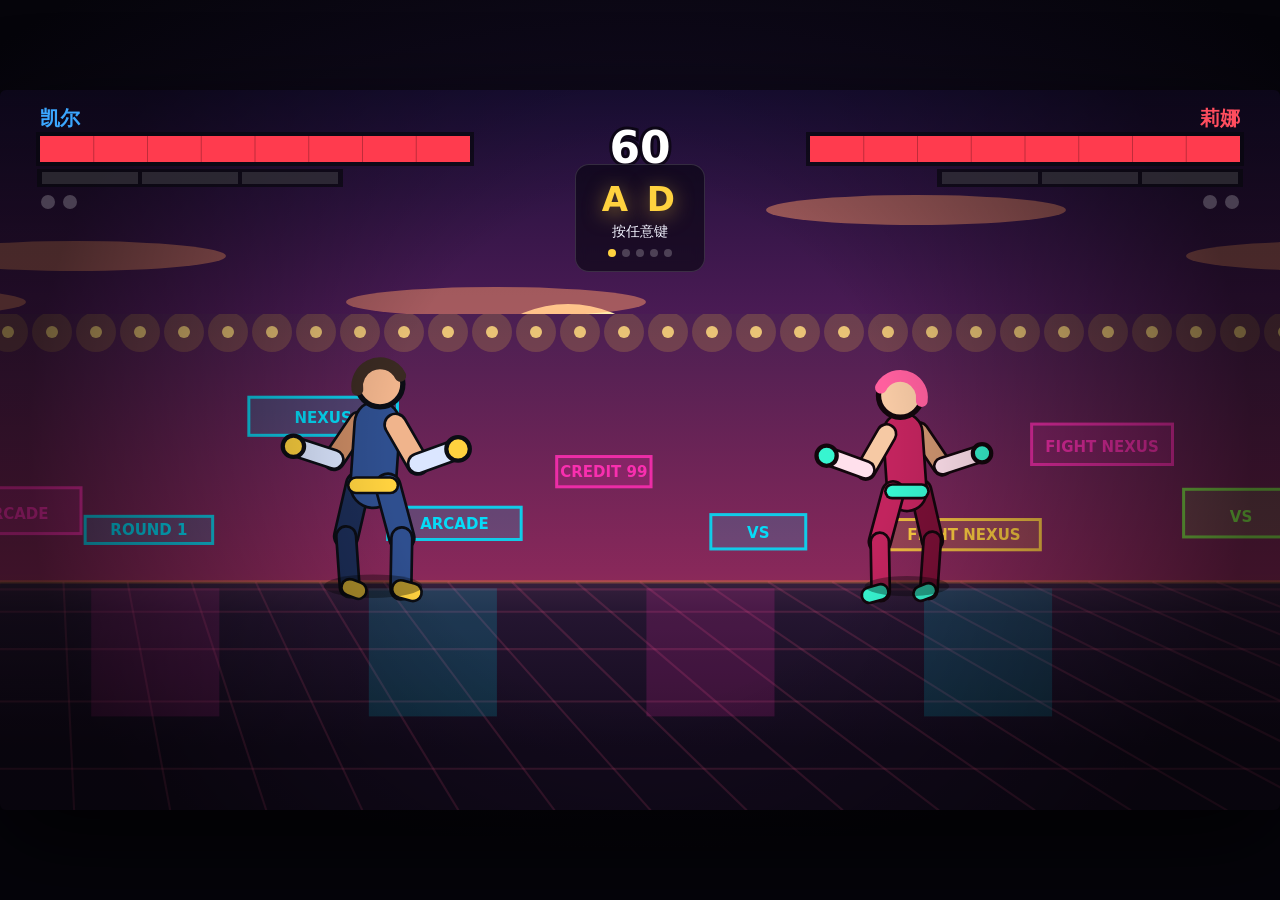
<file: index.html>
<!DOCTYPE html>
<html lang="zh-CN">
<head>
<meta charset="utf-8">
<meta name="viewport" content="width=device-width,initial-scale=1">
<title>FIGHT NEXUS · 轻量的正统格斗</title>
<link rel="stylesheet" href="css/style.css">
</head>
<body>
<div id="app">
  <div id="stage-wrap">
    <canvas id="game" width="1280" height="720"></canvas>
    <div id="overlay" class="overlay"></div>
    <div id="toastBox"></div>
  </div>
</div>

<script src="js/cfg/balance.js"></script>
<script src="js/cfg/chars.js"></script>
<script src="js/cfg/frames.js"></script>
<script src="js/core/util.js"></script>
<script src="js/core/i18n.js"></script>
<script src="js/core/input.js"></script>
<script src="js/core/fighter.js"></script>
<script src="js/core/ai.js"></script>
<script src="js/core/match.js"></script>
<script src="js/render/skeleton.js"></script>
<script src="js/render/scene.js"></script>
<script src="js/audio.js"></script>
<script src="js/ui/screens.js"></script>
<script src="js/main.js"></script>
</body>
</html>
</file>
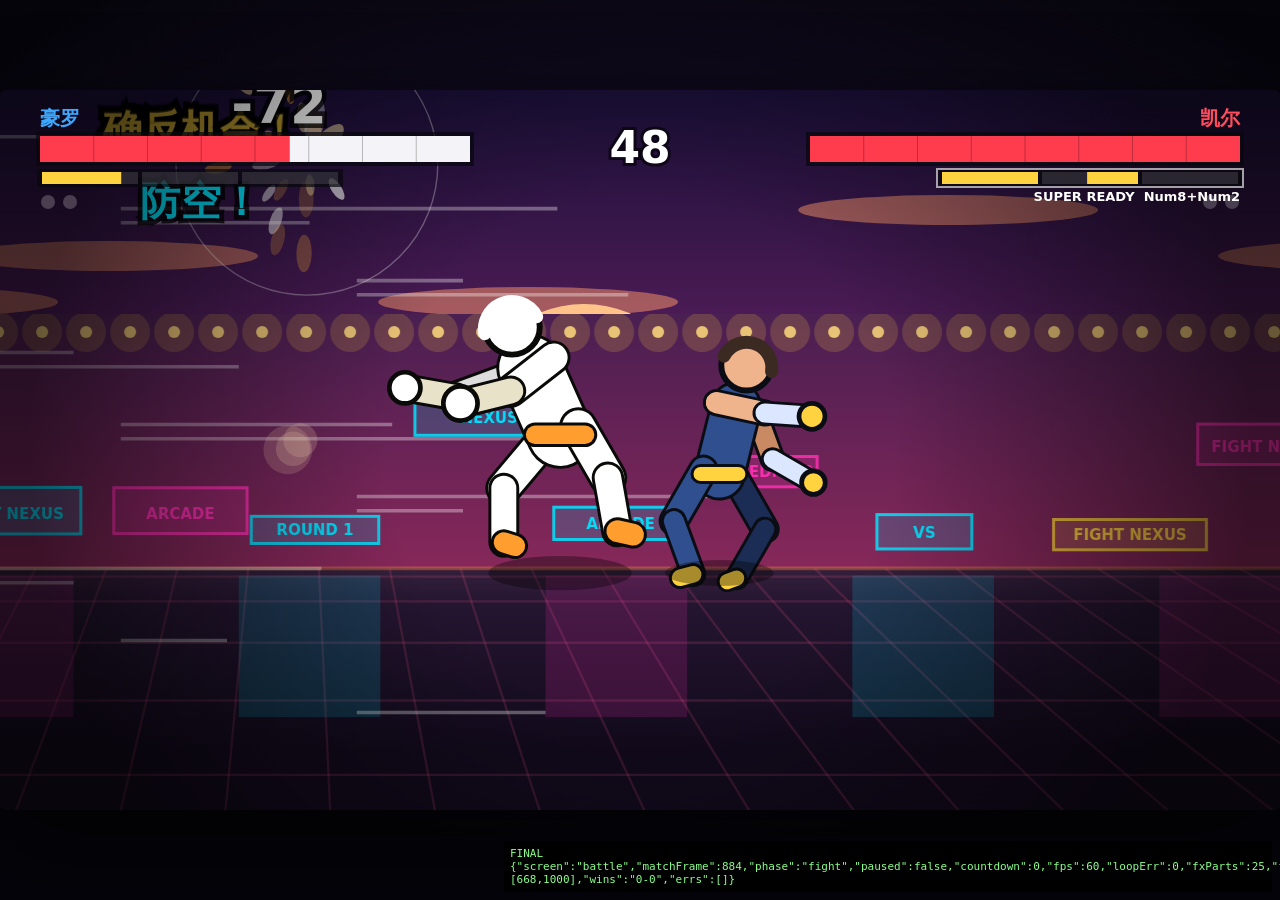
<file: test/harness.html>
<!DOCTYPE html>
<html lang="zh">
<head>
<meta charset="UTF-8">
<title>FN Diag</title>
<link rel="stylesheet" href="../css/style.css">
</head>
<body>
<div id="app">
  <div id="stage-wrap">
    <canvas id="game" width="1280" height="720"></canvas>
    <div id="overlay" class="overlay"></div>
    <div id="toastBox"></div>
  </div>
</div>
<pre id="diag" style="position:fixed;right:8px;bottom:8px;background:#000c;color:#8f8;padding:6px;font-size:11px;z-index:99;max-width:60vw;white-space:pre-wrap">booting...</pre>
<script>
/* 预置存档：跳过 FTUE（诊断目标是人机对战路径） */
try {
  var save = JSON.parse(localStorage.getItem('fightnexus_save_v1') || '{}');
  save.ftueDone = true;
  localStorage.setItem('fightnexus_save_v1', JSON.stringify(save));
} catch (e) { }
window.__errs = [];
window.addEventListener('error', function (e) {
  var er = e.error || {};
  window.__errs.push((e.message || 'script error') + ' @' + (e.filename || '').split('/').pop() + ':' + e.lineno +
    (er.stack ? '\n' + er.stack.split('\n').slice(1, 4).join('\n') : ''));
});
window.addEventListener('unhandledrejection', function (e) {
  window.__errs.push('rejection: ' + (e.reason && e.reason.message || e.reason));
});
</script>
<script src="../js/cfg/balance.js"></script>
<script src="../js/cfg/chars.js"></script>
<script src="../js/cfg/frames.js"></script>
<script src="../js/core/util.js"></script>
<script src="../js/core/i18n.js"></script>
<script src="../js/core/input.js"></script>
<script src="../js/core/fighter.js"></script>
<script src="../js/core/ai.js"></script>
<script src="../js/core/match.js"></script>
<script src="../js/render/skeleton.js"></script>
<script src="../js/render/scene.js"></script>
<script src="../js/audio.js"></script>
<script src="../js/ui/screens.js"></script>
<script src="../js/main.js"></script>
<script>
window.addEventListener('load', function () {
  var App = FN.App, diag = document.getElementById('diag');
  /* 人机对战：走真实 UI 启动路径 */
  var fakeT = performance.now();
  setTimeout(function () {
    try {
      App.selectMode('ai');
      App.params.difficulty = 'expert';
      App.pickChar('goro');
      App.confirmSelection();
    } catch (e) { window.__errs.push('start: ' + (e.stack || e.message)); }
  }, 300);
  /* headless 下 rAF 不被虚拟时间驱动：同步泵帧；写进度定位挂死点 */
  setTimeout(function () {
    var t0 = Date.now();
    for (var i = 0; i < 900; i++) {
      if (i % 50 === 0) diag.textContent = 'pump ' + i + '/900';
      try { fakeT += 16.7; App.loop(fakeT); } catch (e) { window.__errs.push('loop' + i + ': ' + (e.stack || e.message)); }
    }
    window.__pumpMs = Date.now() - t0;
    finalDiag();
  }, 400);
  function finalDiag() {
    var m = App.match;
    diag.textContent = 'FINAL ' + JSON.stringify({
      screen: App.screen, matchFrame: m ? m.frame : -1, phase: m ? m.phase : '-',
      paused: App.paused, countdown: App.countdown | 0, fps: App.fps | 0,
      loopErr: App.loopError | 0,
      fxParts: FN.FX.parts.length, fxTexts: FN.FX.texts.length,
      inputLog: m && m.inputLog ? m.inputLog.length : -1,
      hp: m ? [Math.round(m.fighters[0].hp), Math.round(m.fighters[1].hp)] : null,
      wins: m ? m.wins.join('-') : null,
      errs: window.__errs.slice(0, 8)
    });
  }

});
</script>
</body>
</html>
</file>
<file: css/style.css>
/* =============================================================
   FightNexus · 视觉：黄昏街机厅 / 霓虹 / 高对比可读
   ============================================================= */
:root{
  --p1:#3ba7ff; --p2:#ff4d5e; --accent:#ffd23f; --neon:#00e5ff; --mag:#ff2fb3;
  --bg:#08070f; --panel:rgba(12,10,22,.88); --line:rgba(255,255,255,.14);
  --txt:#f2f3ff; --muted:#9aa0b8; --fs:1;
}
*{box-sizing:border-box;margin:0;padding:0}
html,body{height:100%;background:#05040a;overflow:hidden;
  font-family:"PingFang SC","Microsoft YaHei",system-ui,-apple-system,"Segoe UI",sans-serif;
  color:var(--txt);-webkit-font-smoothing:antialiased}
#app{height:100%;display:flex;align-items:center;justify-content:center;
  background:radial-gradient(1200px 700px at 50% 40%,#1b1030 0%,#05040a 70%)}
#stage-wrap{position:relative;box-shadow:0 30px 90px rgba(0,0,0,.75);border-radius:6px;overflow:hidden}
#game{display:block;width:100%;height:100%;image-rendering:auto}
.overlay{position:absolute;inset:0;display:flex;align-items:center;justify-content:center;
  font-size:calc(16px * var(--fs));padding:2% 3%}
.overlay.scr-battle,.overlay.scr-title{pointer-events:none}
.overlay.scr-title{pointer-events:auto}

/* ---- 通用 ---- */
.btn{font:inherit;font-size:calc(15px * var(--fs));font-weight:700;letter-spacing:.02em;
  padding:.62em 1.3em;border-radius:8px;border:1px solid var(--line);
  background:rgba(255,255,255,.07);color:var(--txt);cursor:pointer;transition:.14s;backdrop-filter:blur(6px)}
.btn:hover{background:rgba(255,255,255,.16);transform:translateY(-1px)}
.btn:active{transform:translateY(0)}
.btn.primary{background:linear-gradient(180deg,#ff5a3c,#c9243f);border-color:#ff8a6b;
  box-shadow:0 6px 20px rgba(255,60,60,.32)}
.btn.primary:hover{filter:brightness(1.12)}
.btn.big{font-size:calc(19px * var(--fs));padding:.68em 1.6em;min-width:9.5em}
.btn.sm{font-size:calc(12.5px * var(--fs));padding:.4em .9em}
.btn.danger{border-color:rgba(255,90,90,.5);color:#ff9c9c}
.muted{color:var(--muted);font-size:.86em}
.panel{width:min(760px,94%);background:var(--panel);border:1px solid var(--line);border-radius:16px;
  padding:22px 26px;backdrop-filter:blur(10px);box-shadow:0 24px 60px rgba(0,0,0,.55);
  max-height:94%;overflow:auto}
.panel.wide{width:min(1080px,96%)}
.panel.narrow{width:min(420px,92%)}
.panel h2{font-size:calc(22px * var(--fs));margin-bottom:14px;letter-spacing:.06em}
.panel h3{font-size:calc(15px * var(--fs));color:var(--accent);margin:6px 0 10px;letter-spacing:.05em}
.panel h4{font-size:calc(14px * var(--fs));color:var(--muted);margin:8px 0}
.panel-foot{display:flex;gap:10px;justify-content:flex-end;margin-top:16px}
.row{display:flex;align-items:center;gap:12px;padding:7px 0;border-bottom:1px dashed rgba(255,255,255,.08)}
.row label{min-width:9em;font-size:calc(14px * var(--fs));color:var(--muted)}
.row .ctrl{display:flex;align-items:center;gap:10px;flex:1}
.row .note{flex-basis:100%;font-size:calc(11.5px * var(--fs));color:var(--muted)}
input[type=range]{width:170px;accent-color:var(--neon)}
select{background:#14121f;color:var(--txt);border:1px solid var(--line);border-radius:6px;padding:.42em .7em;font:inherit;font-size:calc(13px * var(--fs))}
input[type=checkbox]{width:18px;height:18px;accent-color:var(--neon)}
.val{font-variant-numeric:tabular-nums;color:var(--accent);min-width:3.2em}
.chips{display:flex;gap:6px;flex-wrap:wrap}
.chip{font:inherit;font-size:calc(13px * var(--fs));padding:.34em .9em;border-radius:999px;
  border:1px solid var(--line);background:rgba(255,255,255,.05);color:var(--txt);cursor:pointer}
.chip.on{background:var(--neon);color:#04121a;border-color:var(--neon);font-weight:800}

/* ---- 标题 ---- */
.title-wrap{text-align:center;display:flex;flex-direction:column;align-items:center;gap:26px;
  width:100%;padding-top:2%}
.logo-main{font-size:calc(72px * var(--fs));font-weight:900;letter-spacing:.02em;line-height:1;
  text-shadow:0 0 30px rgba(255,90,60,.55),0 6px 0 rgba(0,0,0,.4)}
.logo-main span{color:var(--accent);text-shadow:0 0 30px rgba(255,210,63,.6)}
.logo-sub{margin-top:12px;font-size:calc(14px * var(--fs));color:#ffd9c9;letter-spacing:.22em;opacity:.9}
.menu{display:flex;flex-direction:column;gap:11px;align-items:center}
.title-foot{position:absolute;right:16px;bottom:12px;display:flex;gap:12px;
  font-size:calc(11.5px * var(--fs));color:var(--muted);pointer-events:auto}
.fpsbtn{cursor:pointer;color:var(--neon)}

/* ---- 模式 ---- */
.modes{display:grid;grid-template-columns:1fr 1fr;gap:12px;margin-bottom:8px}
.mode-card{text-align:left;padding:16px 18px;border-radius:12px;border:1px solid var(--line);
  background:linear-gradient(160deg,rgba(255,255,255,.08),rgba(255,255,255,.02));cursor:pointer;color:var(--txt)}
.mode-card:hover{border-color:var(--neon);transform:translateY(-2px)}
.mode-card.primary{border-color:rgba(255,90,60,.6);background:linear-gradient(160deg,rgba(255,90,60,.24),rgba(255,90,60,.05))}
.mode-card.disabled{opacity:.45;cursor:not-allowed}
.mc-t{display:block;font-size:calc(17px * var(--fs));font-weight:800}
.mc-d{display:block;font-size:calc(12px * var(--fs));color:var(--muted);margin-top:4px}

/* ---- 选人 ---- */
.chars{display:grid;grid-template-columns:repeat(3,1fr);gap:12px}
.char-card{position:relative;border-radius:14px;border:2px solid var(--line);overflow:hidden;cursor:pointer;
  background:linear-gradient(180deg,rgba(255,255,255,.07),rgba(0,0,0,.25));transition:.15s;padding-bottom:8px}
.char-card:hover{transform:translateY(-3px);border-color:var(--neon)}
.char-card.c1{border-color:var(--p1);box-shadow:0 0 0 2px rgba(59,167,255,.35),0 10px 30px rgba(59,167,255,.2)}
.char-card.c2{border-color:var(--p2);box-shadow:0 0 0 2px rgba(255,77,94,.35),0 10px 30px rgba(255,77,94,.2)}
.char-card.blocked{opacity:.4;filter:grayscale(.7)}
.cc-portrait{width:100%;height:190px;display:block;background:radial-gradient(60% 60% at 50% 70%,rgba(255,120,60,.28),transparent)}
.cc-body{padding:6px 12px}
.cc-name{font-size:calc(17px * var(--fs));font-weight:900}
.cc-name em{font-style:normal;font-size:.62em;color:var(--muted);margin-left:6px;letter-spacing:.1em}
.cc-type{font-size:calc(12px * var(--fs));color:var(--accent);margin:2px 0 6px}
.cc-kw{display:flex;flex-wrap:wrap;gap:4px;margin-bottom:6px}
.kw{font-size:calc(10.5px * var(--fs));padding:.2em .6em;border-radius:999px;
  background:rgba(0,229,255,.14);border:1px solid rgba(0,229,255,.3);color:#bff3ff}
.cc-stars{color:var(--accent);letter-spacing:.15em;font-size:calc(13px * var(--fs))}
.tag.novice{position:absolute;top:8px;left:8px;background:var(--accent);color:#1a1204;
  font-size:calc(10.5px * var(--fs));font-weight:900;padding:.24em .6em;border-radius:4px;letter-spacing:.08em}
.cc-cursors{position:absolute;top:8px;right:8px;display:flex;gap:4px}
.cc-cursors i{font-style:normal;font-size:calc(10.5px * var(--fs));font-weight:900;padding:.2em .5em;border-radius:4px;display:none}
.char-card.c1 .cur1{display:block;background:var(--p1);color:#04121a}
.char-card.c2 .cur2{display:block;background:var(--p2);color:#fff}
.join-hint{margin-top:10px;text-align:center;color:var(--neon);font-size:calc(13px * var(--fs));
  animation:blink 1.2s infinite}
@keyframes blink{50%{opacity:.35}}
.cs-foot{display:flex;gap:18px;margin-top:16px;align-items:flex-end}
.cs-preview{width:220px;text-align:center}
.cs-preview canvas{background:radial-gradient(60% 60% at 50% 70%,rgba(255,120,60,.25),transparent);border-radius:10px}
.cs-prev-label{margin-top:6px;font-size:calc(12.5px * var(--fs));color:var(--muted)}
.cs-prev-label b{color:var(--neon);margin-left:6px}
.cs-actions{flex:1;display:flex;flex-direction:column;gap:10px;align-items:flex-start}
.scheme-line{font-size:calc(13px * var(--fs));display:flex;align-items:center;gap:8px}
.fair{font-size:calc(11.5px * var(--fs));color:var(--muted);border-left:3px solid var(--accent);padding-left:10px;line-height:1.5}

/* ---- 设置 ---- */
.settings{display:grid;grid-template-columns:1fr 1fr;gap:14px}
.grp{border:1px solid var(--line);border-radius:12px;padding:14px 16px;background:rgba(255,255,255,.03)}
.settings .grp .row:last-child{border-bottom:none}
.schemes{display:flex;flex-direction:column;gap:6px;margin-bottom:8px}
.scheme-opt{display:flex;flex-direction:column;gap:2px;padding:8px 10px;border-radius:8px;
  border:1px solid var(--line);cursor:pointer;font-size:calc(13px * var(--fs))}
.scheme-opt.on{border-color:var(--neon);background:rgba(0,229,255,.1)}
.so-t{font-weight:800}
.so-d{font-size:calc(11px * var(--fs));color:var(--muted);line-height:1.45}
.fair-box{font-size:calc(11.5px * var(--fs));color:var(--muted);background:rgba(255,210,63,.1);
  border-left:3px solid var(--accent);padding:8px 10px;border-radius:0 6px 6px 0;margin:8px 0}
.keys{display:flex;flex-wrap:wrap;gap:5px}
.keybtn{font:inherit;font-size:calc(11.5px * var(--fs));padding:.3em .6em;border-radius:6px;
  border:1px solid var(--line);background:rgba(255,255,255,.05);color:var(--txt);cursor:pointer}
.keybtn b{color:var(--neon);margin-left:5px}
.keybtn.waiting{background:var(--accent);color:#1a1204}
.privacy{font-size:calc(11.5px * var(--fs));color:var(--muted);line-height:1.6;margin:6px 0 10px}

/* ---- 关于 ---- */
.about-grid{display:grid;grid-template-columns:1fr 1fr;gap:14px}
.about-grid p{font-size:calc(13px * var(--fs));line-height:1.7}
.fair-list{padding-left:18px;font-size:calc(12px * var(--fs));line-height:1.85;color:#dfe3f5}
.growth-row{display:flex;align-items:center;gap:8px;font-size:calc(12.5px * var(--fs));padding:4px 0}
.growth-row span{flex:1;color:var(--muted)}
.growth-row b{color:var(--neon);min-width:3em;text-align:right}
.growth-row u{text-decoration:none;font-size:.8em;width:1.2em}
.growth-row u.up{color:#4dff88} .growth-row u.dn{color:#ff6b6b}
.spark{opacity:.9}
.stat-mini{margin-top:8px;font-size:calc(11.5px * var(--fs));color:var(--muted)}
.achs{display:grid;grid-template-columns:1fr 1fr;gap:6px}
.ach{display:flex;flex-direction:column;padding:7px 10px;border-radius:8px;border:1px solid var(--line);
  background:rgba(255,255,255,.03);opacity:.45}
.ach.got{opacity:1;border-color:var(--accent);background:rgba(255,210,63,.12)}
.ach b{font-size:calc(12.5px * var(--fs))}
.ach span{font-size:calc(10.5px * var(--fs));color:var(--muted)}
.ach i{font-style:normal;color:var(--accent)}

/* ---- 结算 ---- */
.panel.result{width:min(1000px,96%)}
.res-head{text-align:center;margin-bottom:12px}
.res-head .res-title{font-size:calc(40px * var(--fs));font-weight:900;letter-spacing:.06em}
.res-head.win .res-title{color:var(--accent);text-shadow:0 0 26px rgba(255,210,63,.5)}
.res-head.lose .res-title{color:#8fa0c8}
.res-sub{font-size:calc(12.5px * var(--fs));color:var(--muted);margin-top:4px}
.res-grid{display:grid;grid-template-columns:minmax(300px,44%) 1fr;gap:18px}
.res-best{position:relative;border-radius:12px;overflow:hidden;border:1px solid var(--line)}
.res-best canvas{display:block;width:100%;background:#14101f}
.res-best-tag{position:absolute;left:10px;top:8px;font-size:calc(11px * var(--fs));
  background:rgba(0,0,0,.6);padding:.2em .6em;border-radius:4px;color:var(--neon)}
.res-records{display:flex;gap:8px;margin-top:10px;flex-wrap:wrap}
.rec{flex:1;min-width:96px;border:1px solid var(--line);border-radius:10px;padding:8px 10px;
  background:rgba(255,255,255,.04);position:relative}
.rec b{display:block;font-size:calc(19px * var(--fs));color:#fff}
.rec span{font-size:calc(11px * var(--fs));color:var(--muted)}
.rec.new{border-color:var(--accent);background:rgba(255,210,63,.14)}
.rec i{position:absolute;right:6px;top:4px;font-style:normal;font-size:calc(9px * var(--fs));
  color:var(--accent);font-weight:900}
.stat-row{display:flex;align-items:center;gap:8px;font-size:calc(12.5px * var(--fs));padding:3px 0}
.stat-row span{width:5.5em;color:var(--muted)}
.stat-row .bars{flex:1;height:8px;background:rgba(255,255,255,.08);border-radius:4px;overflow:hidden;display:flex;flex-direction:column;gap:1px}
.stat-row .bars i{display:block;height:4px}
.stat-row .b1{background:var(--p1)} .stat-row .b2{background:var(--p2)}
.stat-row b{width:2.4em;text-align:right;color:var(--p1)}
.stat-row em{width:2.4em;text-align:right;font-style:normal;color:var(--p2)}
.coach-tip{margin-top:10px;border-left:3px solid var(--neon);background:rgba(0,229,255,.1);
  padding:8px 12px;border-radius:0 8px 8px 0;font-size:calc(12.5px * var(--fs));line-height:1.6}
.coach-tip b{display:block;color:var(--neon);margin-bottom:2px}
.res-actions{display:flex;gap:8px;flex-wrap:wrap;margin-top:12px}
.res-opp{margin-top:8px;font-size:calc(11.5px * var(--fs));color:var(--muted)}

/* ---- 分享 ---- */
.share-grid{display:grid;grid-template-columns:1fr 1fr;gap:16px;align-items:start}
.share-card canvas{width:100%;border-radius:10px;border:1px solid var(--line)}
.share-actions{display:flex;flex-direction:column;gap:8px;align-items:flex-start}
.qr{min-height:70px}
.qr-fake{border:1px dashed var(--line);border-radius:8px;padding:8px;font-size:calc(11px * var(--fs));color:var(--muted)}

/* ---- 训练面板（非模态）---- */
.train-panel{position:absolute;left:2%;top:2%;width:min(430px,44%);max-height:94%;overflow:auto;
  background:var(--panel);border:1px solid var(--line);border-radius:14px;padding:14px 16px;
  backdrop-filter:blur(10px);font-size:calc(12.5px * var(--fs))}
.tp-head{font-size:calc(16px * var(--fs));font-weight:900;margin-bottom:8px;display:flex;justify-content:space-between;align-items:baseline}
.tp-row{display:flex;align-items:center;gap:8px;flex-wrap:wrap;padding:5px 0;border-bottom:1px dashed rgba(255,255,255,.08)}
.tp-row label{color:var(--muted)}
.ck{display:flex;align-items:center;gap:4px;color:var(--txt)}
.tp-cards{display:grid;grid-template-columns:1fr 1fr;gap:5px;margin:8px 0}
.pcard{text-align:left;padding:6px 8px;border-radius:8px;border:1px solid var(--line);
  background:rgba(255,255,255,.04);cursor:pointer;color:var(--txt);display:flex;flex-direction:column}
.pcard.on{border-color:var(--neon);background:rgba(0,229,255,.12)}
.pcard b{font-size:calc(12px * var(--fs))}
.pcard span{font-size:calc(10.5px * var(--fs));color:var(--muted)}
.pcard .cond{color:var(--accent)}
.pcard i{font-style:normal;font-size:calc(10px * var(--fs));color:var(--neon)}
.pc-prog{font-size:calc(12px * var(--fs));color:var(--accent)}
.tp-frame{margin-top:6px}
.fd{max-height:190px;overflow:auto;font-size:calc(10.5px * var(--fs));font-variant-numeric:tabular-nums}
.fd-head,.fd-row{display:grid;grid-template-columns:2.6fr 2fr 2fr 1.1fr 1.1fr 1.2fr;gap:3px;padding:2px 0}
.fd-head{color:var(--muted);border-bottom:1px solid var(--line)}
.fd-row.on{background:rgba(0,229,255,.16);border-radius:4px}
.fd-row span{overflow:hidden;white-space:nowrap;text-overflow:ellipsis}
.fd-row em{font-style:normal;color:var(--neon)}
.fd-row i{font-style:normal;color:#4dff88}
.fd-row u{text-decoration:none;color:#ff8a8a}
.fd-row s{text-decoration:none;color:var(--accent)}
.tp-foot{margin-top:8px;display:flex;justify-content:flex-end}

/* ---- FTUE ---- */
.overlay.scr-ftue{align-items:flex-start;justify-content:center;pointer-events:none}
.ftue{pointer-events:auto;margin-top:4%;text-align:center;background:rgba(8,6,16,.62);
  border:1px solid var(--line);border-radius:14px;padding:14px 26px;backdrop-filter:blur(6px)}
.ftue-key{font-size:calc(34px * var(--fs));font-weight:900;color:var(--accent);letter-spacing:.1em;
  text-shadow:0 4px 20px rgba(255,210,63,.5)}
.ftue-txt{font-size:calc(14px * var(--fs));margin-top:4px}
.ftue-dots{display:flex;gap:6px;justify-content:center;margin-top:8px}
.ftue-dots i{width:8px;height:8px;border-radius:50%;background:rgba(255,255,255,.22)}
.ftue-dots i.on{background:var(--accent)}
.ftue-skip{margin-top:8px;font:inherit;font-size:calc(11px * var(--fs));background:none;border:none;
  color:var(--muted);text-decoration:underline;cursor:pointer}

/* ---- Toast ---- */
#toastBox{position:absolute;left:50%;bottom:6%;transform:translateX(-50%);display:flex;
  flex-direction:column;gap:6px;align-items:center;pointer-events:none;z-index:20}
.toast{background:rgba(10,8,18,.92);border:1px solid var(--line);border-left:3px solid var(--neon);
  padding:.5em 1em;border-radius:8px;font-size:calc(12.5px * var(--fs));animation:tin .2s ease}
.toast.out{opacity:0;transition:.6s}
@keyframes tin{from{opacity:0;transform:translateY(8px)}}

/* ---- 暂停 ---- */
.overlay.scr-pause{background:rgba(4,3,10,.62)}
.overlay.scr-result,.overlay.scr-share,.overlay.scr-settings,
.overlay.scr-about,.overlay.scr-mode,.overlay.scr-charselect{background:rgba(4,3,10,.5)}
</file>
